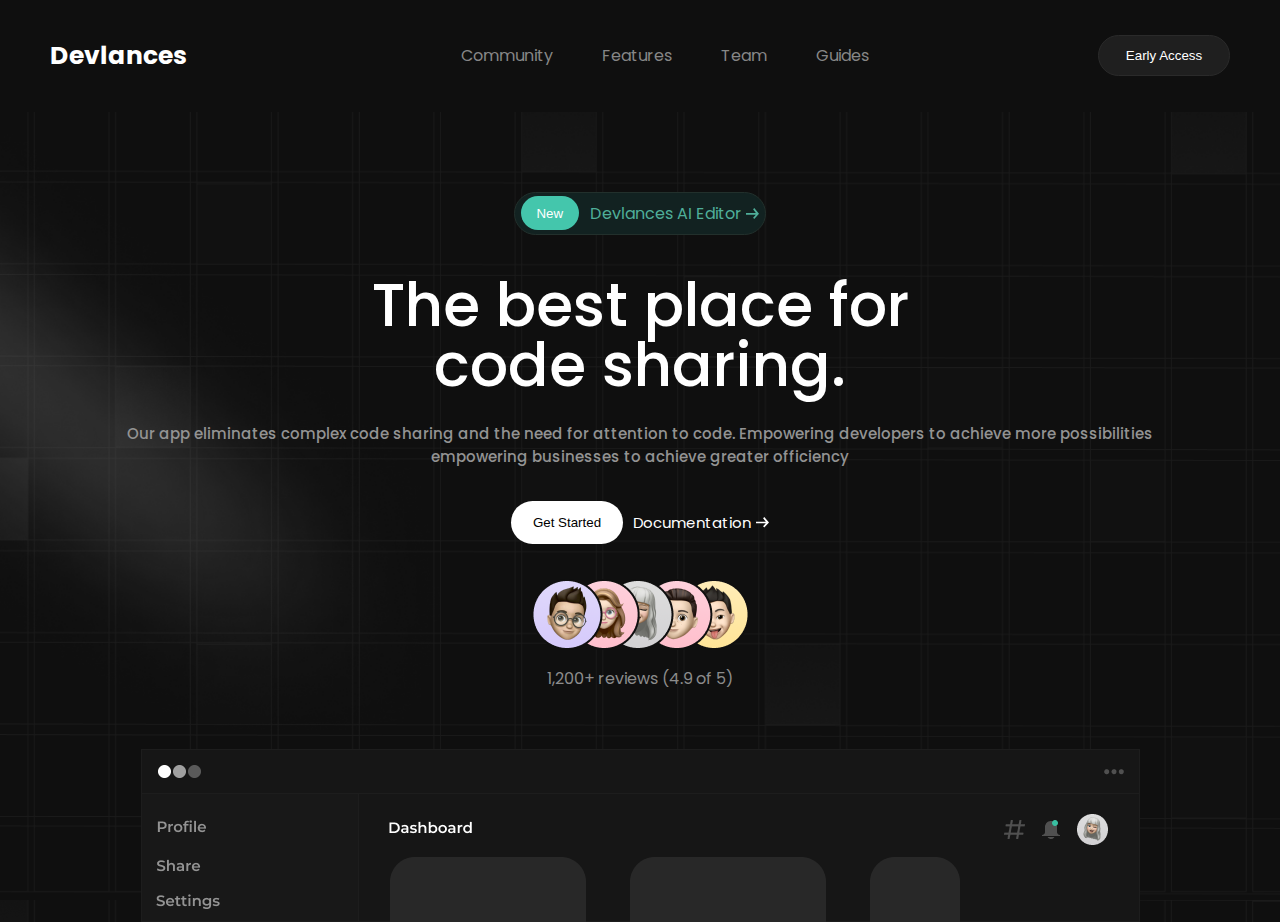
<file: index.html>
<!DOCTYPE html>
<html lang="en">
<head>
    <meta charset="UTF-8">
    <meta name="viewport" content="width=device-width, initial-scale=1.0">
    <link rel="stylesheet" href="global.css">
    <link rel="icon" href="/imgs/devlances-blue-gradient.svg">
    
    <title>Devlances</title>
</head>
<body>
    
    <header>  
        <div class="logo">
            <h1 class="text-white">Devlances</h1>
          </div>
          <nav>
            <a href="index.html">Community</a>
            <a href="#">Features</a>
            <a href="team.html">Team</a>
            <a href="#">Guides</a>
          </nav>
          <div class="actions">
            <a href="https://tally.so/r/wAKQOl"><button class="btn">Early Access</button></a>
          </div>
    </header>
    <section>
        <div class="box">
        <div class="saves-rec"><button class="btn-new">New</button>
             <p>Devlances AI Editor <img src="imgs/retencgle.svg"></p></div>
        </div>

        <div class="home-text">
            <h1>The best place for </br>
                code sharing.</h1>
            <p>Our app eliminates complex code sharing and the need for attention to code.
Empowering developers to achieve more possibilities<br>
                empowering businesses to achieve greater officiency</p>
        </div>

        <div class="home-button">
            <button class="btn-home">Get Started</button> 
            <h2>Documentation</h2> <img src="imgs/retencgle-white.svg">
        </div>

        <div class="reviews">
            <img src="imgs/teams.png">
            <p>1,200+ reviews (4.9 of 5)</p>
        </div>

        <div class="example-image">
            <img src="imgs/example-1.png" alt="">
        </div>
    </section>


</body>
</html>
</file>
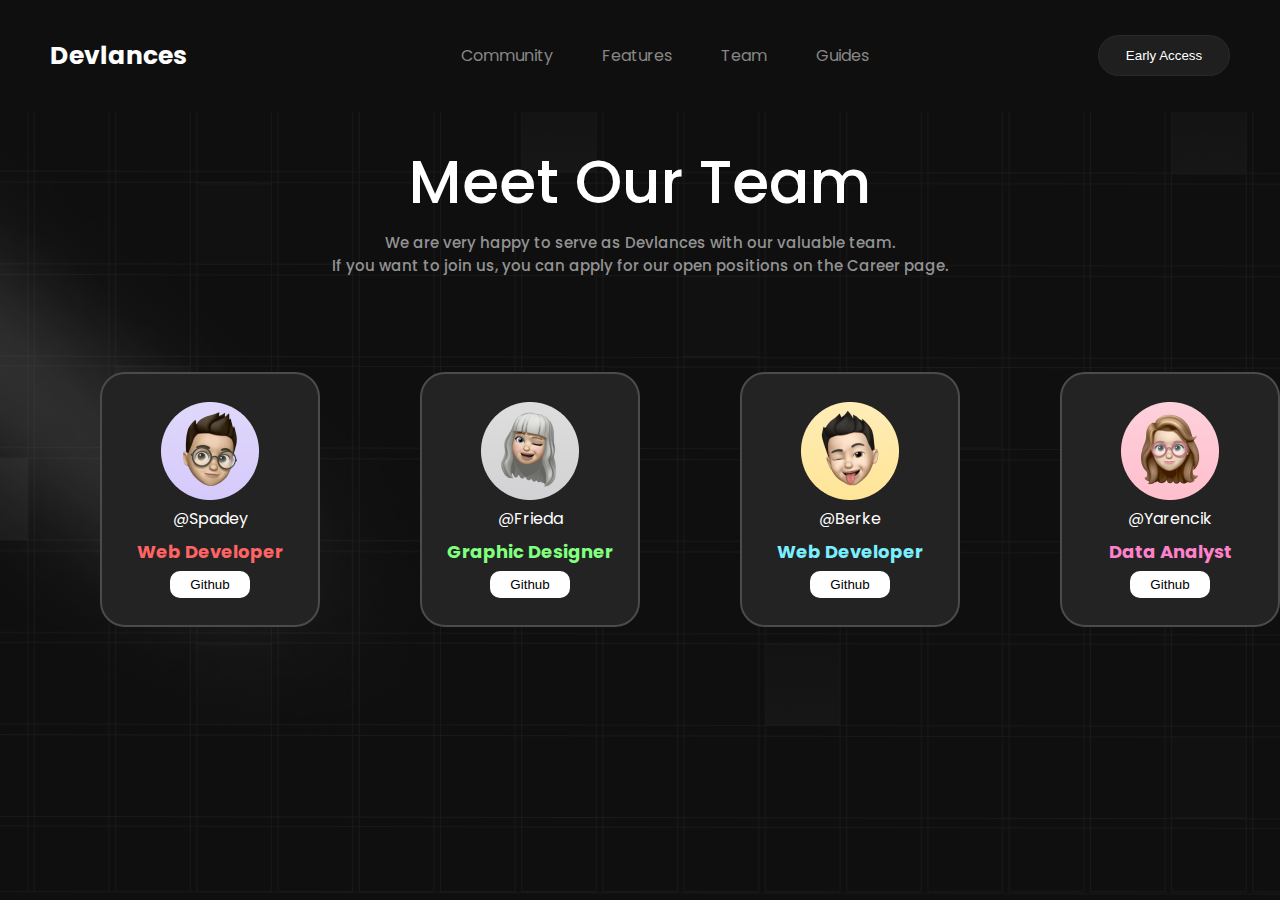
<file: team.html>
<!DOCTYPE html>
<html lang="en">
  <head>
    <meta charset="UTF-8" />
    <meta name="viewport" content="width=device-width, initial-scale=1.0" />
    <link rel="stylesheet" href="team.css" />
    <link rel="icon" href="/imgs/devlances-blue-gradient.svg" />

    <title>Devlances | Team</title>
  </head>
  <body>
    <header>
      <div class="logo">
        <h1 class="text-white">Devlances</h1>
      </div>
      <nav>
        <a href="index.html">Community</a>
        <a href="#">Features</a>
        <a href="#">Team</a>
        <a href="#">Guides</a>
      </nav>
      <div class="actions">
        <a href="https://tally.so/r/wAKQOl"
          ><button class="btn">Early Access</button></a
        >
      </div>
    </header>
    <div class="home-text">
      <h1>Meet Our Team</h1>
      <p>
        We are very happy to serve as Devlances with our valuable team.<br />
        If you want to join us, you can apply for our open positions on the
        Career page.
      </p>
    </div>

    <section>
      <div class="team">
        <div class="team-1 lft">
          <img src="imgs/one-m.png" alt="" />
          <p>@Spadey</p>
          <h1 style="color: #ff6464">Web Developer</h1>
          <a href="https://github.com/SpadeyDev"><button>Github</button></a>
        </div>
        <div class="team-1 lft">
          <img src="imgs/one-w.png" alt="" />
          <p>@Frieda</p>
          <h1 style="color: #81ff7e">Graphic Designer</h1>
          <button>Github</button>
        </div>
        <div class="team-1 lft">
          <img src="imgs/two-m.png" alt="" />
          <p>@Berke</p>
          <h1 style="color: #7befff">Web Developer</h1>
          <a href="https://github.com/chefberke"><button>Github</button></a>
        </div>
        <div class="team-1 lft">
          <img src="imgs/two-w.png" alt="" />
          <p>@Yarencik</p>
          <h1 style="color: #ff81cc">Data Analyst</h1>
          <button>Github</button>
        </div>
      </div>
    </section>
  </body>
</html>
</file>
<file: global.css>
@import url("https://fonts.googleapis.com/css?family=Poppins:200,300,400,500,600,700,800,900&display=swap");

body, html {
    margin: 0;
    padding: 0;
    height: 100%;
    background-image: url('imgs/background3.png'); /* Resmin yolunu güncelleyin */
    background-size: cover;
    background-position: center;
    background-repeat: repeat;
    font-family: Poppins;
}

:root {
    --white: #ffffff;
    --header: #0F0F0F;
    --stroke: #22302C;
    --lost: #122221;
    --lost-green: #44C6AC;
    --parag: #939393;
  }


/* Header */ 
a {
  color: var(--white);
  text-decoration: none;
}

.text-white {
  color: var(--white);
  font-size: 25px;
}

header {
  display: flex;
  justify-content: space-between;
  align-items: center;
  text-align: center;
  padding: 20px 50px 20px 50px;
  font-family: Poppins, sans-serif;
  background-color: var(--header);
}

nav a {
  margin-left: 45px;
  font-family: Poppins;
  color: #878787;
}

nav a:hover {
  margin-left: 45px;
  font-family: Poppins;
  color: #fff;
}

nav a:last-child {
  margin-right: 0;
}

.btn {
  width: 132px;
  height: 41px;
  border-radius: 50px;
  border: 1px solid #2A2A2A;
  background: #1F1F1F;
  color: var(--white);
  cursor: pointer;
  transition: transform 0.3s ease;
}

.btn:hover {
  transform: translateY(-5px);
}


/* Header */


/* Learn More */
.saves-rec {
  display: flex;
  justify-content: space-around;
  align-items: center;
  width: 250px;
  height: 41px;
  border-radius: 50px;
  border: 1px solid var(--stroke);
  background: #122221;
  cursor: pointer;
}

.saves-rec img {
  width: 13px;
  cursor: pointer;
}

.saves-rec p {
  color: #4FAE99;
  cursor: pointer;
}

.box {
  display: flex;
  justify-content: center;
  margin-top: 5rem;
  font-family: Poppins;
  cursor: pointer;
}

.btn-new {
  width: 58px;
  height: 34px;
  border-radius: 50px;
  background: #44C6AC;
  border: 0;
  color: var(--white);
  cursor: pointer;
}

/* Learn More */

/* Home Text */
.home-text {
  display: flex;
  justify-content: center;
  align-items: center;
  text-align: center;
  flex-direction: column;
}

.home-text h1 {
  font-size: 60px;
  font-weight: 500;
  color: var(--white);
  margin-bottom: 0.2em;
  line-height: 1;
}

.home-text p {
  font-size: 15px;
  font-weight: 500;
  color: var(--parag);
  margin-top: 1em; 
}

.home-button {
  margin-top: 1rem;
  display: flex;
  justify-content: center;
  align-items: center;
}

.btn-home {
  width: 112px;
  height: 43px;
  border-radius: 50px;
  background: #FFF;
  border: 0;
  transition: transform 0.3s ease;
  cursor: pointer;
}

.btn-home:hover {
  transform: translateY(-5px);
}

.reviews img{
  transition: transform 0.3s ease;
}
.reviews img:hover {
  transform: translateY(-5px);
}


.home-button h2 {
  color: #fff;
  margin-left: 10px;
  margin-right: 5px;
  display: flex;
  font-size: 15px;
  text-align: center;
  font-weight: 400;
  cursor: pointer;
}

.home-button h2 {
  color: #fff;
  margin-left: 10px;
  margin-right: 5px;
  display: flex;
  font-size: 15px;
  text-align: center;
  font-weight: 400;
  cursor: pointer;
}

.home-button img {
  width: 13px;
  cursor: pointer;
}

.reviews {
  display: flex;
  justify-content: center;
  align-items: center;
  flex-direction: column;
  margin-top: 2rem;
}
.reviews p{
color: #8C8C8C;
}

.example-image {
  display: flex;
  justify-content: center;
  align-items: flex-end;
  margin-top: 42px;
}

.example-image img {
  animation:glow 1s ease-in-out infinite alternate;
}

@keyframes rotate {
  from {
      transform: rotate(0deg);
      opacity: 0.5;
  }
  to {
      transform: rotate(180deg);
      opacity: 0.5;
  }
}

@keyframes glow {
  from {
      box-shadow: 0 0 10px 5px #fff, 0 0 20px 10px #fff, 0 0 30px 15px #fff;
  }
  to {
      box-shadow: 0 0 20px 10px #1F1F1F, 0 0 30px 15px #1F1F1F, 0 0 40px 20px #1F1F1F;
  }
}

/* Home Text */
</file>
<file: team.css>
@import url("https://fonts.googleapis.com/css?family=Poppins:200,300,400,500,600,700,800,900&display=swap");

body, html {
    margin: 0;
    padding: 0;
    height: 100%;
    background-image: url('imgs/background3.png'); 
    background-size: cover;
    background-position: center;
    background-repeat: repeat;
    font-family: Poppins;
}

:root {
    --white: #ffffff;
    --header: #0F0F0F;
    --stroke: #22302C;
    --lost: #122221;
    --lost-green: #44C6AC;
    --parag: #939393;
  }


/* Header */ 
a {
  color: var(--white);
  text-decoration: none;
}

.text-white {
  color: var(--white);
  font-size: 25px;
}

header {
  display: flex;
  justify-content: space-between;
  align-items: center;
  text-align: center;
  padding: 20px 50px 20px 50px;
  font-family: Poppins, sans-serif;
  background-color: var(--header);
}

nav a {
  margin-left: 45px;
  font-family: Poppins;
  color: #878787;
}

nav a:hover {
  margin-left: 45px;
  font-family: Poppins;
  color: #fff;
}

nav a:last-child {
  margin-right: 0;
}

.btn {
  width: 132px;
  height: 41px;
  border-radius: 50px;
  border: 1px solid #2A2A2A;
  background: #1F1F1F;
  color: var(--white);
  cursor: pointer;
  transition: transform 0.3s ease;
}

.btn:hover {
  transform: translateY(-5px);
}

/* home */

.home-text {
    display: flex;
    justify-content: center;
    align-items: center;
    text-align: center;
    flex-direction: column;
  }
  
  .home-text h1 {
    font-size: 60px;
    font-weight: 500;
    color: var(--white);
    margin-bottom: 0.2em;
    line-height: 1;
  }
  
  .home-text p {
    font-size: 15px;
    font-weight: 500;
    color: var(--parag);
    margin-top: 0.5em; 
  }

/* home */


/* teams */
.team {
    margin-top: 5rem;
    display: flex;
    justify-content: center;
    align-items: center;
    
}

.team-1 {
    display: flex;
    justify-content: center;
    align-items: center;
    flex-direction: column;
    color: white;
    width: 250px;
    height: 251px;
    border-radius: 25px;
    border: 2px solid #4B4B4B;
    background: linear-gradient(0deg, #232323 0%, #232323 100%), #D9D9D9;
    line-height: 5px;
}

.lft {
    margin-left: 100px;
}

.team h1 {
    font-size: 18px;
}

.team button {
    width: 80px;
    height: 27px;
    background-color: white;
    border: 0;
    border-radius: 10px;
    margin-top: 5px;
    transition: background-color 0.3s ease-in-out, box-shadow 0.3s ease-in-out;
    cursor: pointer;
}

.team button:hover {
-webkit-box-shadow:0px 0px 16px 0px rgba(255,255,255,0.9);
-moz-box-shadow: 0px 0px 16px 0px rgba(255,255,255,0.9);
box-shadow: 0px 0px 16px 0px rgba(255,255,255,0.9);

}


.team button::before {
    transition: opacity 0.3s ease-in-out, transform 0.3s ease-in-out;
}

.team button:hover::before {
    opacity: 1;
    transform: scale(1);
}

/* teams */
</file>
